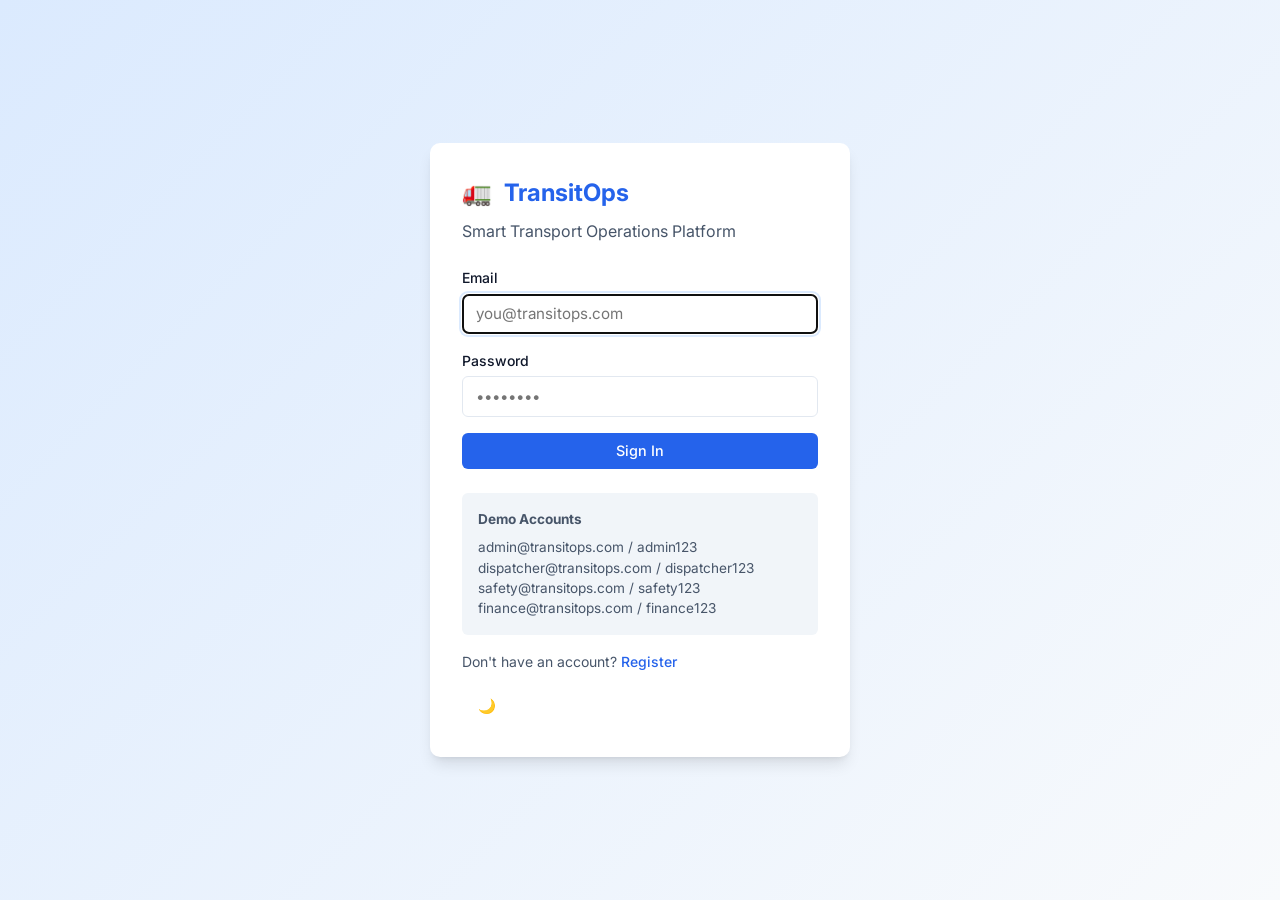
<file: frontend/index.html>
<!DOCTYPE html>
<html lang="en" data-theme="light">
<head>
  <meta charset="UTF-8">
  <meta name="viewport" content="width=device-width, initial-scale=1.0">
  <title>TransitOps — Login</title>
  <link rel="preconnect" href="https://fonts.googleapis.com">
  <link rel="preconnect" href="https://fonts.gstatic.com" crossorigin>
  <link href="https://fonts.googleapis.com/css2?family=Inter:wght@400;500;600;700&display=swap" rel="stylesheet">
  <link rel="stylesheet" href="css/style.css?v=3">
</head>
<body>
  <div class="login-page">
    <div class="login-card">
      <div class="login-logo">
        <span>🚛</span>
        <span>TransitOps</span>
      </div>
      <p class="login-subtitle">Smart Transport Operations Platform</p>

      <form id="loginForm">
        <div class="form-group">
          <label for="email">Email</label>
          <input type="email" id="email" name="email" class="form-control" placeholder="you@transitops.com" required autofocus>
        </div>

        <div class="form-group">
          <label for="password">Password</label>
          <input type="password" id="password" name="password" class="form-control" placeholder="••••••••" required>
        </div>

        <div id="loginError" class="hidden" style="color: var(--danger); font-size: 0.875rem; margin-bottom: 1rem;"></div>

        <button type="submit" class="btn btn-primary" style="width: 100%;">Sign In</button>
      </form>

      <div class="mt-3" style="background: var(--surface-2); padding: 1rem; border-radius: var(--radius-sm); font-size: 0.85rem; color: var(--text-secondary);">
        <strong>Demo Accounts</strong>
        <div class="mt-1">admin@transitops.com / admin123</div>
        <div>dispatcher@transitops.com / dispatcher123</div>
        <div>safety@transitops.com / safety123</div>
        <div>finance@transitops.com / finance123</div>
      </div>

      <div class="mt-2 text-center text-sm text-secondary">
        Don't have an account? <a href="register.html" style="color: var(--primary); font-weight: 500;">Register</a>
      </div>

      <div class="mt-2 text-center">
        <button class="btn btn-ghost" data-theme-toggle>🌙</button>
      </div>
    </div>
  </div>

  <script src="js/utils.js?v=3"></script>
  <script src="js/api-backend.js?v=3"></script>
  <script src="js/auth.js?v=3"></script>
</body>
</html>
</file>
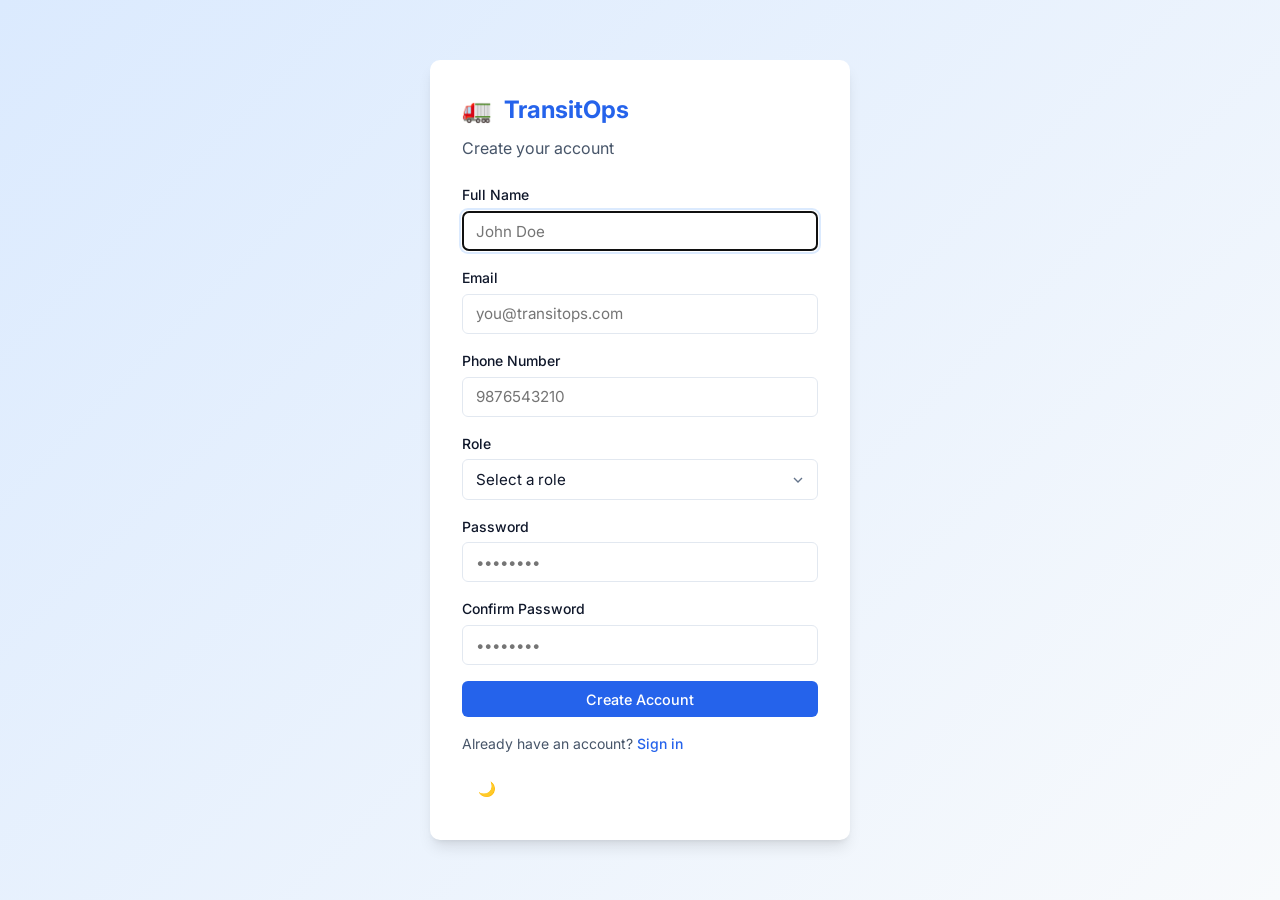
<file: frontend/register.html>
<!DOCTYPE html>
<html lang="en" data-theme="light">
<head>
  <meta charset="UTF-8">
  <meta name="viewport" content="width=device-width, initial-scale=1.0">
  <title>TransitOps — Register</title>
  <link rel="preconnect" href="https://fonts.googleapis.com">
  <link rel="preconnect" href="https://fonts.gstatic.com" crossorigin>
  <link href="https://fonts.googleapis.com/css2?family=Inter:wght@400;500;600;700&display=swap" rel="stylesheet">
  <link rel="stylesheet" href="css/style.css?v=3">
</head>
<body>
  <div class="login-page">
    <div class="login-card">
      <div class="login-logo">
        <span>🚛</span>
        <span>TransitOps</span>
      </div>
      <p class="login-subtitle">Create your account</p>

      <form id="registerForm">
        <div class="form-group">
          <label for="fullName">Full Name</label>
          <input type="text" id="fullName" name="fullName" class="form-control" placeholder="John Doe" required autofocus>
        </div>

        <div class="form-group">
          <label for="email">Email</label>
          <input type="email" id="email" name="email" class="form-control" placeholder="you@transitops.com" required>
        </div>

        <div class="form-group">
          <label for="phoneNumber">Phone Number</label>
          <input type="tel" id="phoneNumber" name="phoneNumber" class="form-control" placeholder="9876543210" required>
        </div>

        <div class="form-group">
          <label for="roleId">Role</label>
          <select id="roleId" name="roleId" class="form-control" required>
            <option value="">Select a role</option>
          </select>
        </div>

        <div class="form-group">
          <label for="password">Password</label>
          <input type="password" id="password" name="password" class="form-control" placeholder="••••••••" required minlength="6">
        </div>

        <div class="form-group">
          <label for="confirmPassword">Confirm Password</label>
          <input type="password" id="confirmPassword" name="confirmPassword" class="form-control" placeholder="••••••••" required>
        </div>

        <div id="registerError" class="hidden" style="color: var(--danger); font-size: 0.875rem; margin-bottom: 1rem;"></div>
        <div id="registerSuccess" class="hidden" style="color: var(--success); font-size: 0.875rem; margin-bottom: 1rem;"></div>

        <button type="submit" class="btn btn-primary" style="width: 100%;">Create Account</button>
      </form>

      <div class="mt-2 text-center text-sm text-secondary">
        Already have an account? <a href="index.html" style="color: var(--primary); font-weight: 500;">Sign in</a>
      </div>

      <div class="mt-2 text-center">
        <button class="btn btn-ghost" data-theme-toggle>🌙</button>
      </div>
    </div>
  </div>

  <script src="js/utils.js?v=3"></script>
  <script src="js/api-backend.js?v=3"></script>
  <script src="js/register.js?v=3"></script>
</body>
</html>
</file>
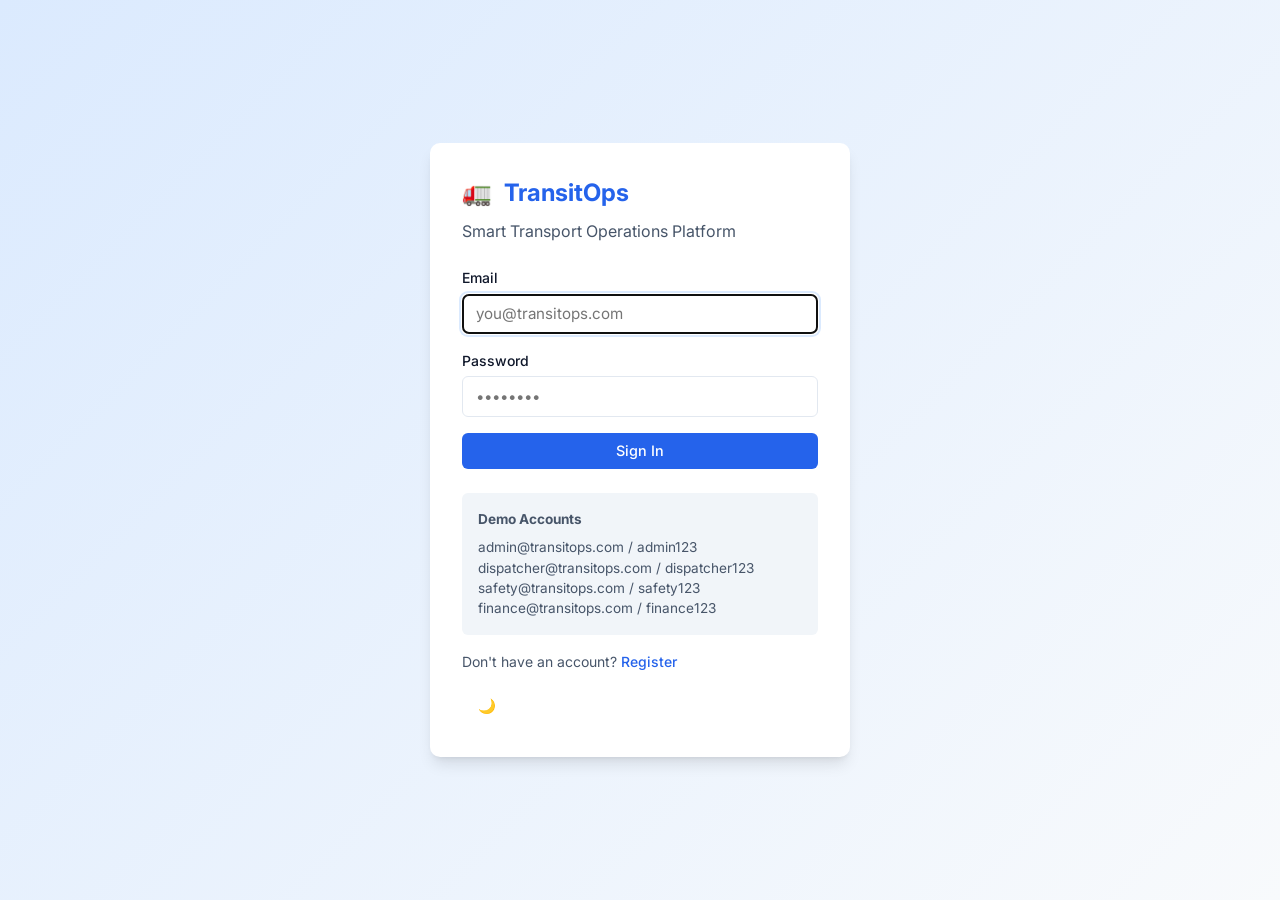
<file: frontend/pages/drivers.html>
<!DOCTYPE html>
<html lang="en" data-theme="light">
<head>
  <meta charset="UTF-8">
  <meta name="viewport" content="width=device-width, initial-scale=1.0">
  <title>Drivers — TransitOps</title>
  <link rel="preconnect" href="https://fonts.googleapis.com">
  <link rel="preconnect" href="https://fonts.gstatic.com" crossorigin>
  <link href="https://fonts.googleapis.com/css2?family=Inter:wght@400;500;600;700&display=swap" rel="stylesheet">
  <link rel="stylesheet" href="../css/style.css?v=3">
</head>
<body>
  <div class="app-shell">
    <aside class="sidebar">
      <div class="sidebar-brand">
        <span>🚛</span>
        <span>TransitOps</span>
      </div>
      <nav class="sidebar-nav">
        <a href="../dashboard.html" class="nav-item" data-module="dashboard"><span class="icon">📊</span> Dashboard</a>
        <a href="vehicles.html" class="nav-item" data-module="vehicles"><span class="icon">🚐</span> Vehicles</a>
        <a href="drivers.html" class="nav-item" data-module="drivers"><span class="icon">👤</span> Drivers</a>
        <a href="trips.html" class="nav-item" data-module="trips"><span class="icon">🛣️</span> Trips</a>
        <a href="maintenance.html" class="nav-item" data-module="maintenance"><span class="icon">🔧</span> Maintenance</a>
        <a href="expenses.html" class="nav-item" data-module="fuel"><span class="icon">💰</span> Fuel & Expenses</a>
        <a href="reports.html" class="nav-item" data-module="reports"><span class="icon">📈</span> Reports</a>
        <a href="users.html" class="nav-item" data-module="users"><span class="icon">🛡️</span> Users</a>
      </nav>
      <div class="sidebar-footer">
        <div>Fleet operations made simple.</div>
      </div>
    </aside>

    <main class="main-content">
      <header class="topbar">
        <div class="topbar-left">
          <button class="menu-toggle">☰</button>
          <h2 class="page-title">Driver Management</h2>
        </div>
        <div class="topbar-actions">
          <button class="btn btn-ghost" data-theme-toggle>🌙</button>
          <div class="user-pill">
            <div class="user-avatar"></div>
            <div>
              <div class="user-name font-semibold"></div>
              <div class="user-role text-xs text-muted"></div>
            </div>
          </div>
          <button class="btn btn-secondary btn-sm" data-logout>Logout</button>
        </div>
      </header>

      <section class="page-body" data-require-view="drivers">
        <div class="page-header">
          <div>
            <h1>Drivers</h1>
            <p class="text-secondary text-sm">Manage driver profiles and compliance</p>
          </div>
          <button class="btn btn-primary" id="btnAddDriver" data-require-edit="drivers">+ Add Driver</button>
        </div>

        <div class="toolbar">
          <div class="search-box">
            <span class="icon">🔍</span>
            <input type="text" id="searchDrivers" class="form-control" placeholder="Search by name, license, contact...">
          </div>
          <select id="filterStatus" class="form-control">
            <option value="">All Statuses</option>
            <option value="Available">Available</option>
            <option value="On Trip">On Trip</option>
            <option value="Off Duty">Off Duty</option>
            <option value="Suspended">Suspended</option>
          </select>
          <select id="filterExpiry" class="form-control">
            <option value="">All Licenses</option>
            <option value="expired">Expired</option>
            <option value="expiring">Expiring within 30 days</option>
            <option value="valid">Valid</option>
          </select>
        </div>

        <div class="card">
          <div class="table-wrap">
            <table>
              <thead>
                <tr>
                  <th>Name</th>
                  <th>License No.</th>
                  <th>Category</th>
                  <th>License Expiry</th>
                  <th>Contact</th>
                  <th>Safety Score</th>
                  <th>Status</th>
                  <th style="text-align: right;" data-require-edit="drivers">Actions</th>
                </tr>
              </thead>
              <tbody id="driversTableBody">
                <!-- rows rendered by JS -->
              </tbody>
            </table>
          </div>
        </div>
      </section>
    </main>
  </div>

  <!-- Driver Modal -->
  <div class="modal-overlay" id="driverModal">
    <div class="modal">
      <div class="modal-header">
        <div class="modal-title" id="modalTitle">Add Driver</div>
        <button class="modal-close" data-close-modal>✕</button>
      </div>
      <form id="driverForm">
        <div class="modal-body">
          <input type="hidden" name="id" id="driverId">
          <div class="form-row">
            <div class="form-group">
              <label>Full Name *</label>
              <input type="text" name="name" class="form-control" required placeholder="Alex Fernandes">
            </div>
            <div class="form-group">
              <label>License Number *</label>
              <input type="text" name="licenseNo" class="form-control" required placeholder="MH0120210001234">
            </div>
          </div>
          <div class="form-row">
            <div class="form-group">
              <label>License Category *</label>
              <select name="licenseCategory" class="form-control" required>
                <option value="">Select category</option>
                <option value="LMV">LMV</option>
                <option value="HMV">HMV</option>
                <option value="HPMV">HPMV</option>
                <option value="HTV">HTV</option>
              </select>
            </div>
            <div class="form-group">
              <label>License Expiry Date *</label>
              <input type="date" name="licenseExpiry" class="form-control" required>
            </div>
          </div>
          <div class="form-row">
            <div class="form-group">
              <label>Contact Number *</label>
              <input type="tel" name="contact" class="form-control" required placeholder="9876543210">
            </div>
            <div class="form-group">
              <label>Safety Score (0-100)</label>
              <input type="number" name="safetyScore" class="form-control" min="0" max="100" placeholder="85">
            </div>
          </div>
          <div class="form-row">
            <div class="form-group">
              <label>Status</label>
              <select name="status" class="form-control">
                <option value="Available">Available</option>
                <option value="On Trip">On Trip</option>
                <option value="Off Duty">Off Duty</option>
                <option value="Suspended">Suspended</option>
              </select>
            </div>
          </div>
        </div>
        <div class="modal-footer">
          <button type="button" class="btn btn-secondary" data-close-modal>Cancel</button>
          <button type="submit" class="btn btn-primary">Save Driver</button>
        </div>
      </form>
    </div>
  </div>

  <script src="../js/utils.js?v=3"></script>
  <script src="../js/api-backend.js?v=3"></script>
  <script src="../js/drivers.js?v=3"></script>
</body>
</html>
</file>
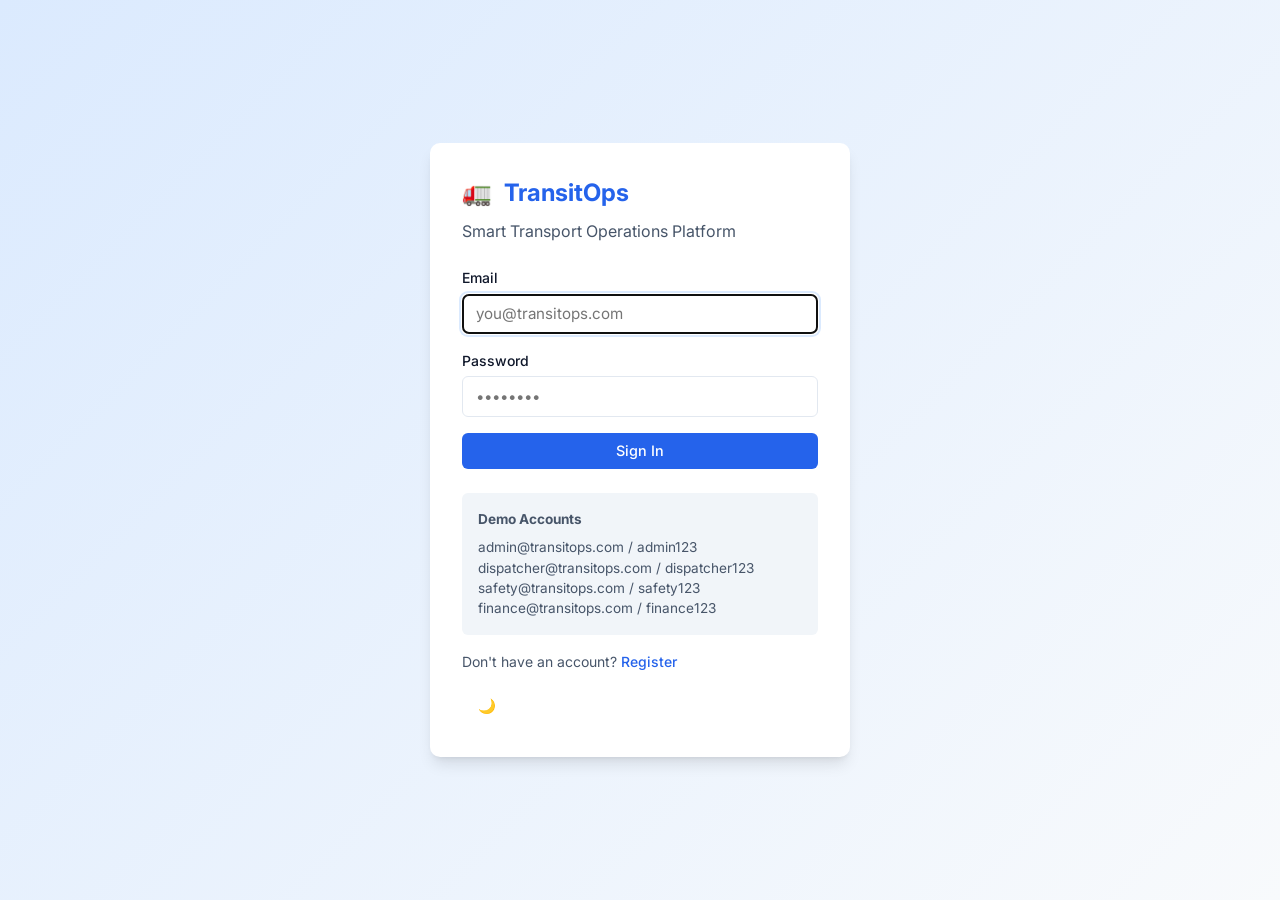
<file: frontend/pages/expenses.html>
<!DOCTYPE html>
<html lang="en" data-theme="light">
<head>
  <meta charset="UTF-8">
  <meta name="viewport" content="width=device-width, initial-scale=1.0">
  <title>Fuel & Expenses — TransitOps</title>
  <link rel="preconnect" href="https://fonts.googleapis.com">
  <link rel="preconnect" href="https://fonts.gstatic.com" crossorigin>
  <link href="https://fonts.googleapis.com/css2?family=Inter:wght@400;500;600;700&display=swap" rel="stylesheet">
  <link rel="stylesheet" href="../css/style.css?v=3">
</head>
<body>
  <div class="app-shell">
    <aside class="sidebar">
      <div class="sidebar-brand">
        <span>🚛</span>
        <span>TransitOps</span>
      </div>
      <nav class="sidebar-nav">
        <a href="../dashboard.html" class="nav-item" data-module="dashboard"><span class="icon">📊</span> Dashboard</a>
        <a href="vehicles.html" class="nav-item" data-module="vehicles"><span class="icon">🚐</span> Vehicles</a>
        <a href="drivers.html" class="nav-item" data-module="drivers"><span class="icon">👤</span> Drivers</a>
        <a href="trips.html" class="nav-item" data-module="trips"><span class="icon">🛣️</span> Trips</a>
        <a href="maintenance.html" class="nav-item" data-module="maintenance"><span class="icon">🔧</span> Maintenance</a>
        <a href="expenses.html" class="nav-item" data-module="fuel"><span class="icon">💰</span> Fuel & Expenses</a>
        <a href="reports.html" class="nav-item" data-module="reports"><span class="icon">📈</span> Reports</a>
        <a href="users.html" class="nav-item" data-module="users"><span class="icon">🛡️</span> Users</a>
      </nav>
      <div class="sidebar-footer">
        <div>Fleet operations made simple.</div>
      </div>
    </aside>

    <main class="main-content">
      <header class="topbar">
        <div class="topbar-left">
          <button class="menu-toggle">☰</button>
          <h2 class="page-title">Fuel & Expenses</h2>
        </div>
        <div class="topbar-actions">
          <button class="btn btn-ghost" data-theme-toggle>🌙</button>
          <div class="user-pill">
            <div class="user-avatar"></div>
            <div>
              <div class="user-name font-semibold"></div>
              <div class="user-role text-xs text-muted"></div>
            </div>
          </div>
          <button class="btn btn-secondary btn-sm" data-logout>Logout</button>
        </div>
      </header>

      <section class="page-body" data-require-view="fuel">
        <div class="page-header">
          <div>
            <h1>Fuel & Expenses</h1>
            <p class="text-secondary text-sm">Record fuel logs and operational expenses</p>
          </div>
          <div class="flex gap-2" data-require-edit="fuel">
            <button class="btn btn-primary" id="btnAddFuel">+ Fuel Log</button>
            <button class="btn btn-secondary" id="btnAddExpense">+ Expense</button>
          </div>
        </div>

        <div style="display: grid; grid-template-columns: 1fr 1fr; gap: 1.5rem;">
          <!-- Fuel Logs -->
          <div class="card">
            <div class="card-header">
              <div class="card-title">Fuel Logs</div>
              <div class="search-box" style="min-width: 160px;">
                <span class="icon">🔍</span>
                <input type="text" id="searchFuel" class="form-control" placeholder="Search fuel...">
              </div>
            </div>
            <div class="table-wrap">
              <table>
                <thead>
                  <tr>
                    <th>Vehicle</th>
                    <th>Date</th>
                    <th>Liters</th>
                    <th>Cost</th>
                    <th style="text-align: right;" data-require-edit="fuel">Actions</th>
                  </tr>
                </thead>
                <tbody id="fuelTableBody"></tbody>
              </table>
            </div>
          </div>

          <!-- Other Expenses -->
          <div class="card">
            <div class="card-header">
              <div class="card-title">Other Expenses</div>
              <div class="search-box" style="min-width: 160px;">
                <span class="icon">🔍</span>
                <input type="text" id="searchExpenses" class="form-control" placeholder="Search expenses...">
              </div>
            </div>
            <div class="table-wrap">
              <table>
                <thead>
                  <tr>
                    <th>Vehicle</th>
                    <th>Type</th>
                    <th>Date</th>
                    <th>Amount</th>
                    <th style="text-align: right;" data-require-edit="expenses">Actions</th>
                  </tr>
                </thead>
                <tbody id="expensesTableBody"></tbody>
              </table>
            </div>
          </div>
        </div>
      </section>
    </main>
  </div>

  <!-- Fuel Modal -->
  <div class="modal-overlay" id="fuelModal">
    <div class="modal" style="max-width: 460px;">
      <div class="modal-header">
        <div class="modal-title">Add Fuel Log</div>
        <button class="modal-close" data-close-modal>✕</button>
      </div>
      <form id="fuelForm">
        <div class="modal-body">
          <div class="form-group">
            <label>Vehicle *</label>
            <select name="vehicleId" id="fuelVehicleId" class="form-control" required></select>
          </div>
          <div class="form-row">
            <div class="form-group">
              <label>Date *</label>
              <input type="date" name="date" class="form-control" required>
            </div>
            <div class="form-group">
              <label>Odometer (km)</label>
              <input type="number" name="odometer" class="form-control" min="0" placeholder="45200">
            </div>
          </div>
          <div class="form-row">
            <div class="form-group">
              <label>Liters *</label>
              <input type="number" name="liters" class="form-control" required min="0" step="0.1" placeholder="45">
            </div>
            <div class="form-group">
              <label>Cost (₹) *</label>
              <input type="number" name="cost" class="form-control" required min="0" placeholder="4500">
            </div>
          </div>
        </div>
        <div class="modal-footer">
          <button type="button" class="btn btn-secondary" data-close-modal>Cancel</button>
          <button type="submit" class="btn btn-primary">Save Fuel Log</button>
        </div>
      </form>
    </div>
  </div>

  <!-- Expense Modal -->
  <div class="modal-overlay" id="expenseModal">
    <div class="modal" style="max-width: 460px;">
      <div class="modal-header">
        <div class="modal-title">Add Expense</div>
        <button class="modal-close" data-close-expense>✕</button>
      </div>
      <form id="expenseForm">
        <div class="modal-body">
          <div class="form-group">
            <label>Vehicle *</label>
            <select name="vehicleId" id="expenseVehicleId" class="form-control" required></select>
          </div>
          <div class="form-row">
            <div class="form-group">
              <label>Expense Type *</label>
              <select name="type" class="form-control" required>
                <option value="">Select type</option>
                <option value="Toll">Toll</option>
                <option value="Parking">Parking</option>
                <option value="Repair">Repair</option>
                <option value="Insurance">Insurance</option>
                <option value="Other">Other</option>
              </select>
            </div>
            <div class="form-group">
              <label>Date *</label>
              <input type="date" name="date" class="form-control" required>
            </div>
          </div>
          <div class="form-row">
            <div class="form-group">
              <label>Amount (₹) *</label>
              <input type="number" name="amount" class="form-control" required min="0" placeholder="850">
            </div>
          </div>
          <div class="form-group">
            <label>Description</label>
            <textarea name="description" class="form-control" rows="2" placeholder="Optional note..."></textarea>
          </div>
        </div>
        <div class="modal-footer">
          <button type="button" class="btn btn-secondary" data-close-expense>Cancel</button>
          <button type="submit" class="btn btn-primary">Save Expense</button>
        </div>
      </form>
    </div>
  </div>

  <script src="../js/utils.js?v=3"></script>
  <script src="../js/api-backend.js?v=3"></script>
  <script src="../js/expenses.js?v=3"></script>
</body>
</html>
</file>
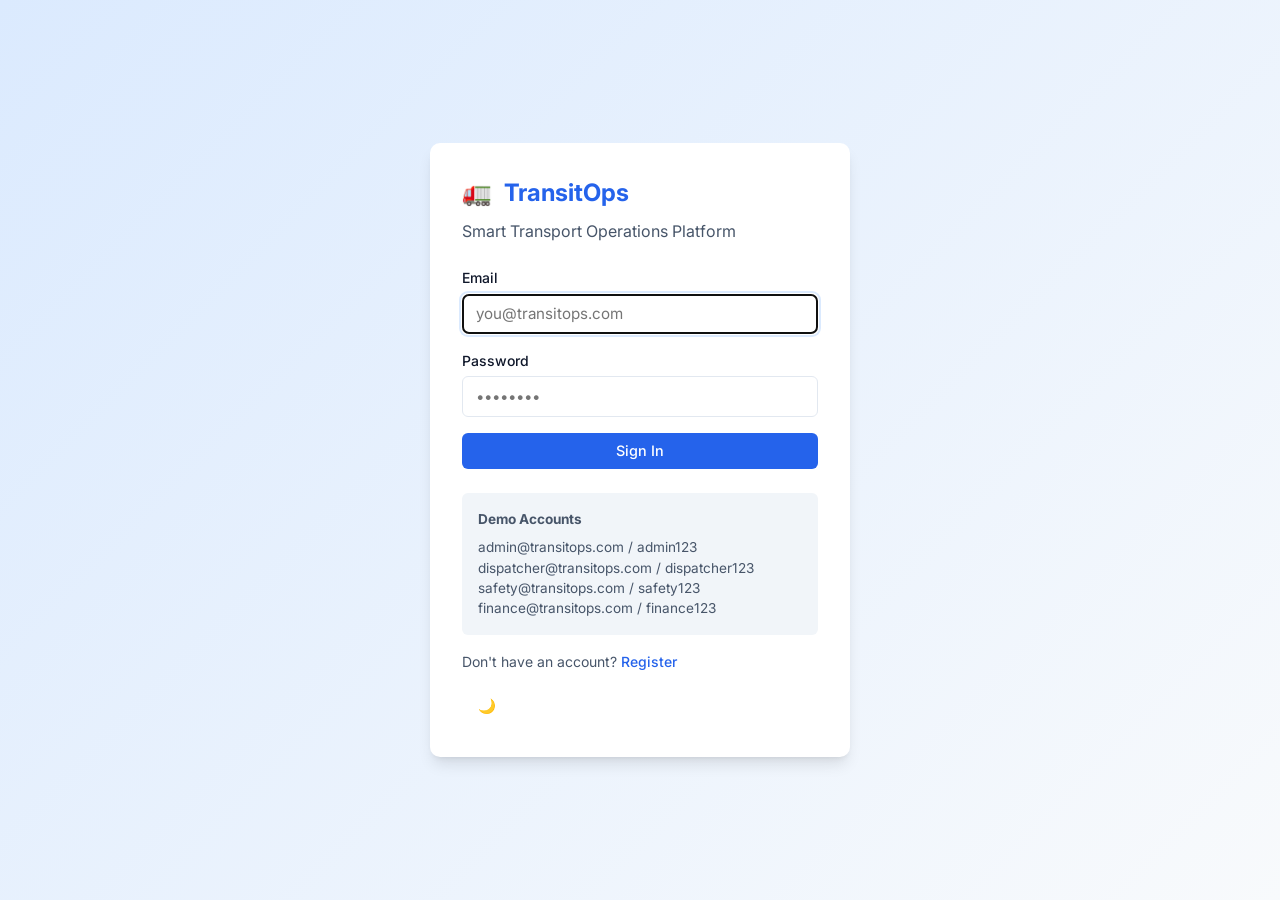
<file: frontend/pages/maintenance.html>
<!DOCTYPE html>
<html lang="en" data-theme="light">
<head>
  <meta charset="UTF-8">
  <meta name="viewport" content="width=device-width, initial-scale=1.0">
  <title>Maintenance — TransitOps</title>
  <link rel="preconnect" href="https://fonts.googleapis.com">
  <link rel="preconnect" href="https://fonts.gstatic.com" crossorigin>
  <link href="https://fonts.googleapis.com/css2?family=Inter:wght@400;500;600;700&display=swap" rel="stylesheet">
  <link rel="stylesheet" href="../css/style.css?v=3">
</head>
<body>
  <div class="app-shell">
    <aside class="sidebar">
      <div class="sidebar-brand">
        <span>🚛</span>
        <span>TransitOps</span>
      </div>
      <nav class="sidebar-nav">
        <a href="../dashboard.html" class="nav-item" data-module="dashboard"><span class="icon">📊</span> Dashboard</a>
        <a href="vehicles.html" class="nav-item" data-module="vehicles"><span class="icon">🚐</span> Vehicles</a>
        <a href="drivers.html" class="nav-item" data-module="drivers"><span class="icon">👤</span> Drivers</a>
        <a href="trips.html" class="nav-item" data-module="trips"><span class="icon">🛣️</span> Trips</a>
        <a href="maintenance.html" class="nav-item" data-module="maintenance"><span class="icon">🔧</span> Maintenance</a>
        <a href="expenses.html" class="nav-item" data-module="fuel"><span class="icon">💰</span> Fuel & Expenses</a>
        <a href="reports.html" class="nav-item" data-module="reports"><span class="icon">📈</span> Reports</a>
        <a href="users.html" class="nav-item" data-module="users"><span class="icon">🛡️</span> Users</a>
      </nav>
      <div class="sidebar-footer">
        <div>Fleet operations made simple.</div>
      </div>
    </aside>

    <main class="main-content">
      <header class="topbar">
        <div class="topbar-left">
          <button class="menu-toggle">☰</button>
          <h2 class="page-title">Maintenance</h2>
        </div>
        <div class="topbar-actions">
          <button class="btn btn-ghost" data-theme-toggle>🌙</button>
          <div class="user-pill">
            <div class="user-avatar"></div>
            <div>
              <div class="user-name font-semibold"></div>
              <div class="user-role text-xs text-muted"></div>
            </div>
          </div>
          <button class="btn btn-secondary btn-sm" data-logout>Logout</button>
        </div>
      </header>

      <section class="page-body" data-require-view="maintenance">
        <div class="page-header">
          <div>
            <h1>Maintenance Logs</h1>
            <p class="text-secondary text-sm">Track vehicle servicing and repairs</p>
          </div>
          <button class="btn btn-primary" id="btnAddMaintenance" data-require-edit="maintenance">+ Log Maintenance</button>
        </div>

        <div class="toolbar">
          <div class="search-box">
            <span class="icon">🔍</span>
            <input type="text" id="searchMaintenance" class="form-control" placeholder="Search by vehicle or type...">
          </div>
          <select id="filterStatus" class="form-control">
            <option value="">All Statuses</option>
            <option value="Open">Open</option>
            <option value="Closed">Closed</option>
          </select>
        </div>

        <div class="card">
          <div class="table-wrap">
            <table>
              <thead>
                <tr>
                  <th>Vehicle</th>
                  <th>Maintenance Type</th>
                  <th>Description</th>
                  <th>Start Date</th>
                  <th>End Date</th>
                  <th>Cost</th>
                  <th>Status</th>
                  <th style="text-align: right;" data-require-edit="maintenance">Actions</th>
                </tr>
              </thead>
              <tbody id="maintenanceTableBody">
                <!-- rows rendered by JS -->
              </tbody>
            </table>
          </div>
        </div>
      </section>
    </main>
  </div>

  <!-- Maintenance Modal -->
  <div class="modal-overlay" id="maintenanceModal">
    <div class="modal">
      <div class="modal-header">
        <div class="modal-title">Log Maintenance</div>
        <button class="modal-close" data-close-modal>✕</button>
      </div>
      <form id="maintenanceForm">
        <div class="modal-body">
          <div class="form-row">
            <div class="form-group">
              <label>Vehicle *</label>
              <select name="vehicleId" id="maintVehicleId" class="form-control" required>
                <option value="">Select vehicle</option>
              </select>
            </div>
            <div class="form-group">
              <label>Maintenance Type *</label>
              <input type="text" name="type" class="form-control" required placeholder="Oil Change">
            </div>
          </div>
          <div class="form-row">
            <div class="form-group">
              <label>Start Date *</label>
              <input type="date" name="startDate" class="form-control" required>
            </div>
            <div class="form-group">
              <label>Cost (₹)</label>
              <input type="number" name="cost" class="form-control" min="0" placeholder="4500">
            </div>
          </div>
          <div class="form-group">
            <label>Description</label>
            <textarea name="description" class="form-control" rows="3" placeholder="Details about the maintenance work..."></textarea>
          </div>
        </div>
        <div class="modal-footer">
          <button type="button" class="btn btn-secondary" data-close-modal>Cancel</button>
          <button type="submit" class="btn btn-primary">Log Maintenance</button>
        </div>
      </form>
    </div>
  </div>

  <script src="../js/utils.js?v=3"></script>
  <script src="../js/api-backend.js?v=3"></script>
  <script src="../js/maintenance.js?v=3"></script>
</body>
</html>
</file>
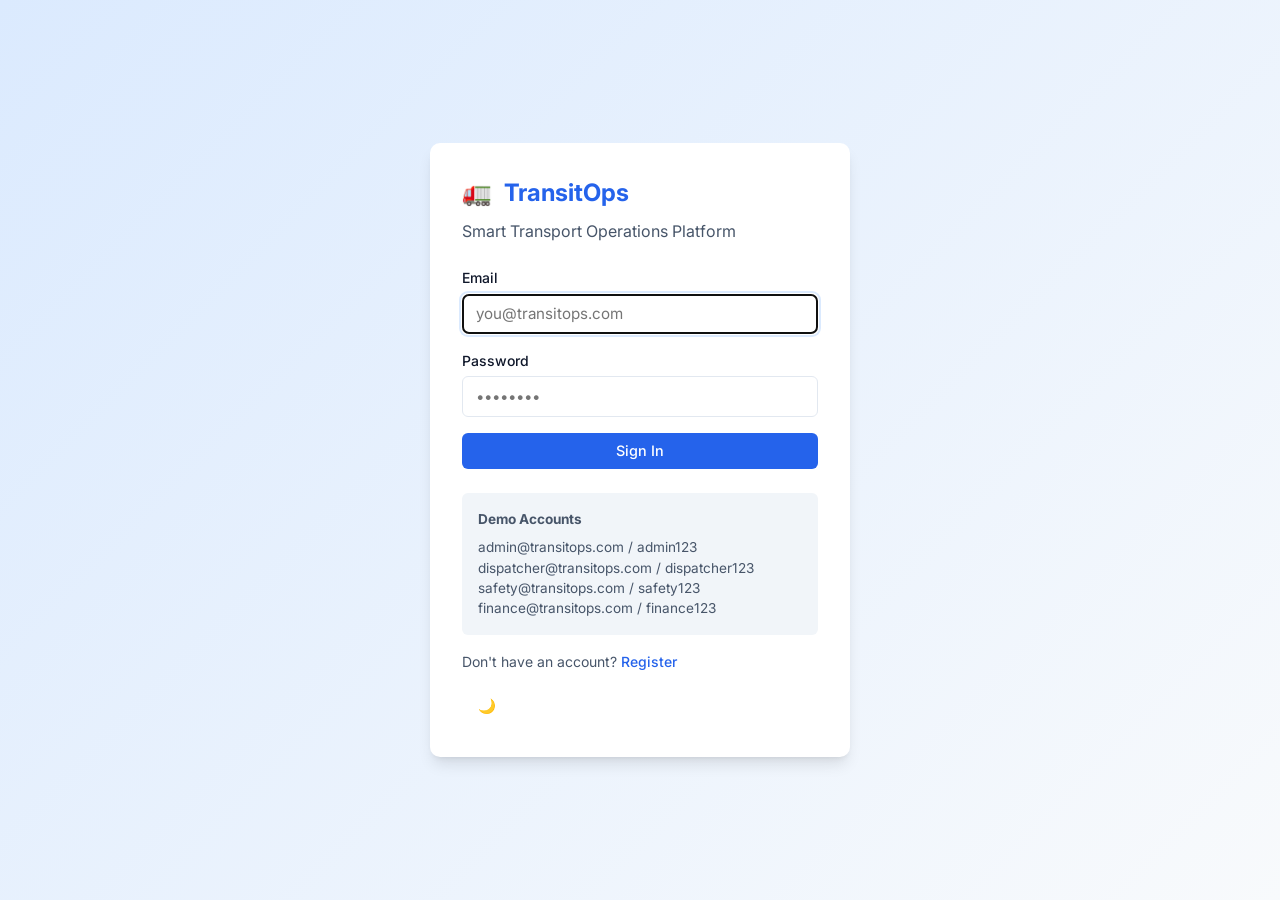
<file: frontend/pages/reports.html>
<!DOCTYPE html>
<html lang="en" data-theme="light">
<head>
  <meta charset="UTF-8">
  <meta name="viewport" content="width=device-width, initial-scale=1.0">
  <title>Reports — TransitOps</title>
  <link rel="preconnect" href="https://fonts.googleapis.com">
  <link rel="preconnect" href="https://fonts.gstatic.com" crossorigin>
  <link href="https://fonts.googleapis.com/css2?family=Inter:wght@400;500;600;700&display=swap" rel="stylesheet">
  <link rel="stylesheet" href="../css/style.css?v=3">
</head>
<body>
  <div class="app-shell">
    <aside class="sidebar">
      <div class="sidebar-brand">
        <span>🚛</span>
        <span>TransitOps</span>
      </div>
      <nav class="sidebar-nav">
        <a href="../dashboard.html" class="nav-item" data-module="dashboard"><span class="icon">📊</span> Dashboard</a>
        <a href="vehicles.html" class="nav-item" data-module="vehicles"><span class="icon">🚐</span> Vehicles</a>
        <a href="drivers.html" class="nav-item" data-module="drivers"><span class="icon">👤</span> Drivers</a>
        <a href="trips.html" class="nav-item" data-module="trips"><span class="icon">🛣️</span> Trips</a>
        <a href="maintenance.html" class="nav-item" data-module="maintenance"><span class="icon">🔧</span> Maintenance</a>
        <a href="expenses.html" class="nav-item" data-module="fuel"><span class="icon">💰</span> Fuel & Expenses</a>
        <a href="reports.html" class="nav-item" data-module="reports"><span class="icon">📈</span> Reports</a>
        <a href="users.html" class="nav-item" data-module="users"><span class="icon">🛡️</span> Users</a>
      </nav>
      <div class="sidebar-footer">
        <div>Fleet operations made simple.</div>
      </div>
    </aside>

    <main class="main-content">
      <header class="topbar">
        <div class="topbar-left">
          <button class="menu-toggle">☰</button>
          <h2 class="page-title">Reports</h2>
        </div>
        <div class="topbar-actions">
          <button class="btn btn-ghost" data-theme-toggle>🌙</button>
          <div class="user-pill">
            <div class="user-avatar"></div>
            <div>
              <div class="user-name font-semibold"></div>
              <div class="user-role text-xs text-muted"></div>
            </div>
          </div>
          <button class="btn btn-secondary btn-sm" data-logout>Logout</button>
        </div>
      </header>

      <section class="page-body" data-require-view="reports">
        <div class="page-header">
          <div>
            <h1>Reports & Analytics</h1>
            <p class="text-secondary text-sm">Operational cost, efficiency, and ROI by vehicle</p>
          </div>
          <button class="btn btn-secondary" id="btnExportCsv" data-require-edit="reports">⬇ Export CSV</button>
        </div>

        <div class="kpi-grid" id="reportKpis">
          <!-- rendered by JS -->
        </div>

        <div class="mt-3">
          <div class="card">
            <div class="card-header">
              <div class="card-title">Vehicle Cost & Efficiency Report</div>
              <div class="search-box" style="min-width: 220px;">
                <span class="icon">🔍</span>
                <input type="text" id="searchReport" class="form-control" placeholder="Search vehicle...">
              </div>
            </div>
            <div class="table-wrap">
              <table>
                <thead>
                  <tr>
                    <th>Vehicle</th>
                    <th>Reg. No.</th>
                    <th>Distance (km)</th>
                    <th>Fuel Cost</th>
                    <th>Maintenance</th>
                    <th>Other Exp.</th>
                    <th>Total Cost</th>
                    <th>Efficiency (km/L)</th>
                    <th>ROI (%)</th>
                  </tr>
                </thead>
                <tbody id="reportTableBody">
                  <!-- rows rendered by JS -->
                </tbody>
              </table>
            </div>
          </div>
        </div>
      </section>
    </main>
  </div>

  <script src="../js/utils.js?v=3"></script>
  <script src="../js/api-backend.js?v=3"></script>
  <script src="../js/reports.js?v=3"></script>
</body>
</html>
</file>
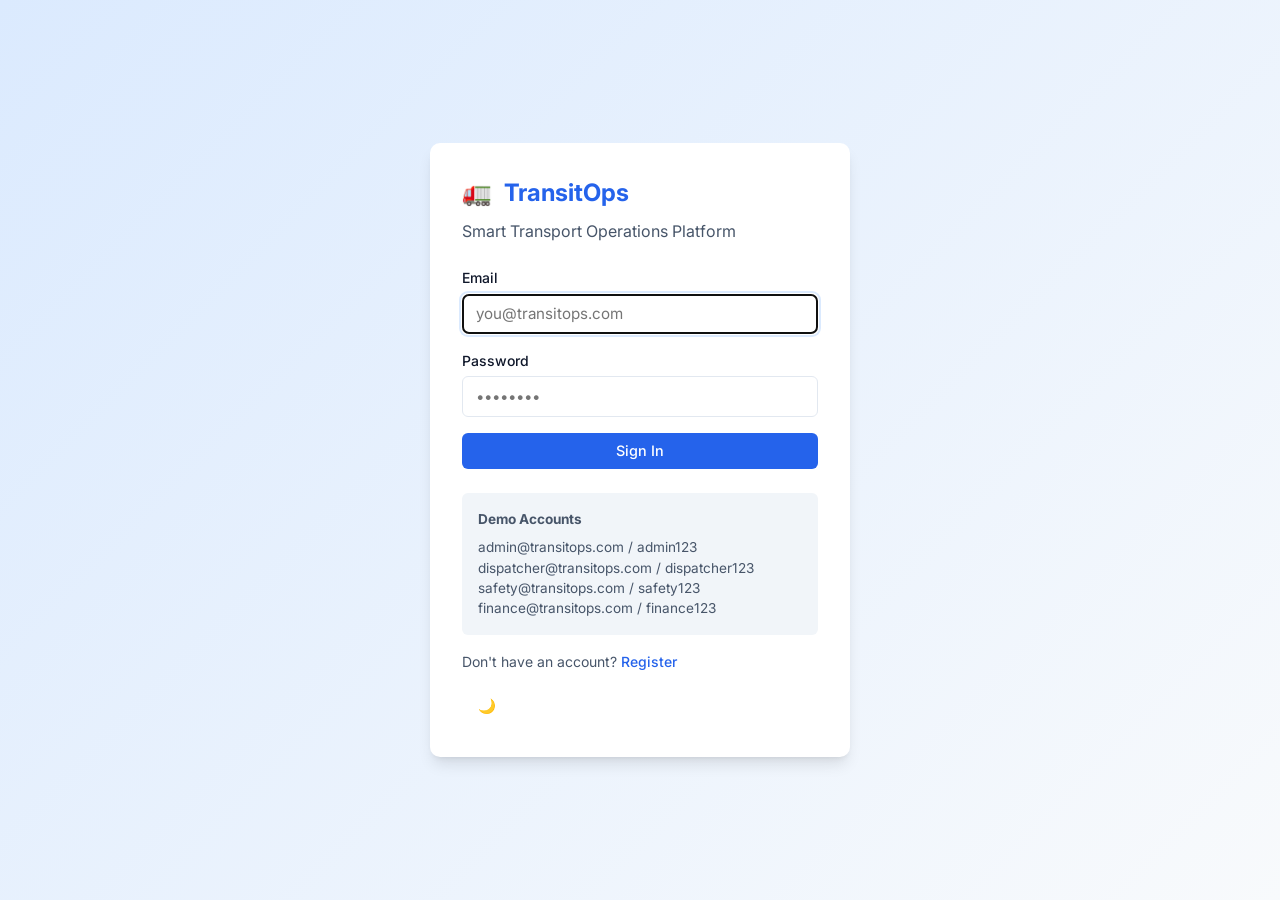
<file: frontend/pages/trips.html>
<!DOCTYPE html>
<html lang="en" data-theme="light">
<head>
  <meta charset="UTF-8">
  <meta name="viewport" content="width=device-width, initial-scale=1.0">
  <title>Trips — TransitOps</title>
  <link rel="preconnect" href="https://fonts.googleapis.com">
  <link rel="preconnect" href="https://fonts.gstatic.com" crossorigin>
  <link href="https://fonts.googleapis.com/css2?family=Inter:wght@400;500;600;700&display=swap" rel="stylesheet">
  <link rel="stylesheet" href="../css/style.css?v=3">
</head>
<body>
  <div class="app-shell">
    <aside class="sidebar">
      <div class="sidebar-brand">
        <span>🚛</span>
        <span>TransitOps</span>
      </div>
      <nav class="sidebar-nav">
        <a href="../dashboard.html" class="nav-item" data-module="dashboard"><span class="icon">📊</span> Dashboard</a>
        <a href="vehicles.html" class="nav-item" data-module="vehicles"><span class="icon">🚐</span> Vehicles</a>
        <a href="drivers.html" class="nav-item" data-module="drivers"><span class="icon">👤</span> Drivers</a>
        <a href="trips.html" class="nav-item" data-module="trips"><span class="icon">🛣️</span> Trips</a>
        <a href="maintenance.html" class="nav-item" data-module="maintenance"><span class="icon">🔧</span> Maintenance</a>
        <a href="expenses.html" class="nav-item" data-module="fuel"><span class="icon">💰</span> Fuel & Expenses</a>
        <a href="reports.html" class="nav-item" data-module="reports"><span class="icon">📈</span> Reports</a>
        <a href="users.html" class="nav-item" data-module="users"><span class="icon">🛡️</span> Users</a>
      </nav>
      <div class="sidebar-footer">
        <div>Fleet operations made simple.</div>
      </div>
    </aside>

    <main class="main-content">
      <header class="topbar">
        <div class="topbar-left">
          <button class="menu-toggle">☰</button>
          <h2 class="page-title">Trip Management</h2>
        </div>
        <div class="topbar-actions">
          <button class="btn btn-ghost" data-theme-toggle>🌙</button>
          <div class="user-pill">
            <div class="user-avatar"></div>
            <div>
              <div class="user-name font-semibold"></div>
              <div class="user-role text-xs text-muted"></div>
            </div>
          </div>
          <button class="btn btn-secondary btn-sm" data-logout>Logout</button>
        </div>
      </header>

      <section class="page-body" data-require-view="trips">
        <div class="page-header">
          <div>
            <h1>Trips</h1>
            <p class="text-secondary text-sm">Plan, dispatch, and complete trips</p>
          </div>
          <button class="btn btn-primary" id="btnAddTrip" data-require-edit="trips">+ Create Trip</button>
        </div>

        <div class="toolbar">
          <div class="search-box">
            <span class="icon">🔍</span>
            <input type="text" id="searchTrips" class="form-control" placeholder="Search by route, vehicle, driver...">
          </div>
          <select id="filterStatus" class="form-control">
            <option value="">All Statuses</option>
            <option value="Draft">Draft</option>
            <option value="Dispatched">Dispatched</option>
            <option value="Completed">Completed</option>
            <option value="Cancelled">Cancelled</option>
          </select>
        </div>

        <div class="card">
          <div class="table-wrap">
            <table>
              <thead>
                <tr>
                  <th>Source → Destination</th>
                  <th>Vehicle</th>
                  <th>Driver</th>
                  <th>Cargo (kg)</th>
                  <th>Distance (km)</th>
                  <th>Status</th>
                  <th>Created</th>
                  <th style="text-align: right;" data-require-edit="trips">Actions</th>
                </tr>
              </thead>
              <tbody id="tripsTableBody">
                <!-- rows rendered by JS -->
              </tbody>
            </table>
          </div>
        </div>
      </section>
    </main>
  </div>

  <!-- Create/Edit Trip Modal -->
  <div class="modal-overlay" id="tripModal">
    <div class="modal">
      <div class="modal-header">
        <div class="modal-title" id="modalTitle">Create Trip</div>
        <button class="modal-close" data-close-modal>✕</button>
      </div>
      <form id="tripForm">
        <div class="modal-body">
          <input type="hidden" name="id" id="tripId">
          <div class="form-row">
            <div class="form-group">
              <label>Source *</label>
              <input type="text" name="source" class="form-control" required placeholder="Pune">
            </div>
            <div class="form-group">
              <label>Destination *</label>
              <input type="text" name="destination" class="form-control" required placeholder="Mumbai">
            </div>
          </div>
          <div class="form-row">
            <div class="form-group">
              <label>Vehicle *</label>
              <select name="vehicleId" id="tripVehicleId" class="form-control" required>
                <option value="">Select available vehicle</option>
              </select>
            </div>
            <div class="form-group">
              <label>Driver *</label>
              <select name="driverId" id="tripDriverId" class="form-control" required>
                <option value="">Select available driver</option>
              </select>
            </div>
          </div>
          <div class="form-row">
            <div class="form-group">
              <label>Cargo Weight (kg) *</label>
              <input type="number" name="cargoWeight" id="tripCargoWeight" class="form-control" required min="1" placeholder="450">
            </div>
            <div class="form-group">
              <label>Planned Distance (km) *</label>
              <input type="number" name="plannedDistance" class="form-control" required min="1" placeholder="150">
            </div>
          </div>
          <div id="capacityHint" class="text-sm" style="color: var(--text-secondary);"></div>
        </div>
        <div class="modal-footer">
          <button type="button" class="btn btn-secondary" data-close-modal>Cancel</button>
          <button type="submit" class="btn btn-primary">Save Draft</button>
        </div>
      </form>
    </div>
  </div>

  <!-- Complete Trip Modal -->
  <div class="modal-overlay" id="completeModal">
    <div class="modal" style="max-width: 420px;">
      <div class="modal-header">
        <div class="modal-title">Complete Trip</div>
        <button class="modal-close" data-close-complete>✕</button>
      </div>
      <form id="completeForm">
        <div class="modal-body">
          <input type="hidden" name="tripId" id="completeTripId">
          <div class="form-group">
            <label>Actual Distance (km)</label>
            <input type="number" name="actualDistance" class="form-control" required min="0" placeholder="152">
          </div>
          <div class="form-group">
            <label>Fuel Consumed (liters)</label>
            <input type="number" name="fuelConsumed" class="form-control" required min="0" step="0.1" placeholder="18">
          </div>
          <div class="form-group">
            <label>Final Odometer (km)</label>
            <input type="number" name="finalOdometer" class="form-control" required min="0" placeholder="45352">
          </div>
        </div>
        <div class="modal-footer">
          <button type="button" class="btn btn-secondary" data-close-complete>Cancel</button>
          <button type="submit" class="btn btn-success">Complete Trip</button>
        </div>
      </form>
    </div>
  </div>

  <script src="../js/utils.js?v=3"></script>
  <script src="../js/api-backend.js?v=3"></script>
  <script src="../js/trips.js?v=3"></script>
</body>
</html>
</file>
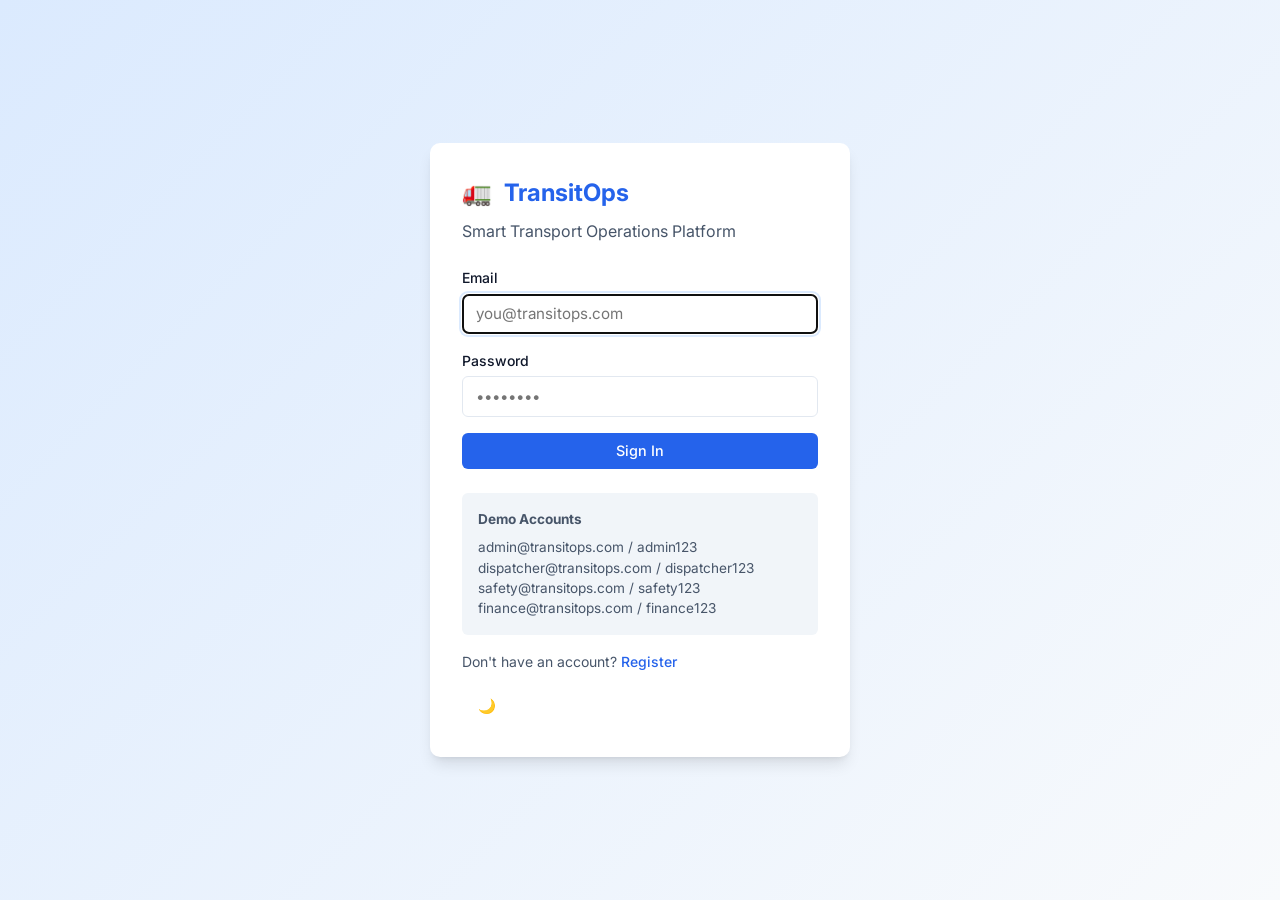
<file: frontend/pages/users.html>
<!DOCTYPE html>
<html lang="en" data-theme="light">
<head>
  <meta charset="UTF-8">
  <meta name="viewport" content="width=device-width, initial-scale=1.0">
  <title>Users — TransitOps</title>
  <link rel="preconnect" href="https://fonts.googleapis.com">
  <link rel="preconnect" href="https://fonts.gstatic.com" crossorigin>
  <link href="https://fonts.googleapis.com/css2?family=Inter:wght@400;500;600;700&display=swap" rel="stylesheet">
  <link rel="stylesheet" href="../css/style.css?v=3">
</head>
<body>
  <div class="app-shell">
    <aside class="sidebar">
      <div class="sidebar-brand">
        <span>🚛</span>
        <span>TransitOps</span>
      </div>
      <nav class="sidebar-nav">
        <a href="../dashboard.html" class="nav-item" data-module="dashboard"><span class="icon">📊</span> Dashboard</a>
        <a href="vehicles.html" class="nav-item" data-module="vehicles"><span class="icon">🚐</span> Vehicles</a>
        <a href="drivers.html" class="nav-item" data-module="drivers"><span class="icon">👤</span> Drivers</a>
        <a href="trips.html" class="nav-item" data-module="trips"><span class="icon">🛣️</span> Trips</a>
        <a href="maintenance.html" class="nav-item" data-module="maintenance"><span class="icon">🔧</span> Maintenance</a>
        <a href="expenses.html" class="nav-item" data-module="fuel"><span class="icon">💰</span> Fuel & Expenses</a>
        <a href="reports.html" class="nav-item" data-module="reports"><span class="icon">📈</span> Reports</a>
        <a href="users.html" class="nav-item" data-module="users"><span class="icon">🛡️</span> Users</a>
      </nav>
      <div class="sidebar-footer">
        <div>Fleet operations made simple.</div>
      </div>
    </aside>

    <main class="main-content">
      <header class="topbar">
        <div class="topbar-left">
          <button class="menu-toggle">☰</button>
          <h2 class="page-title">User Management</h2>
        </div>
        <div class="topbar-actions">
          <button class="btn btn-ghost" data-theme-toggle>🌙</button>
          <div class="user-pill">
            <div class="user-avatar"></div>
            <div>
              <div class="user-name font-semibold"></div>
              <div class="user-role text-xs text-muted"></div>
            </div>
          </div>
          <button class="btn btn-secondary btn-sm" data-logout>Logout</button>
        </div>
      </header>

      <section class="page-body" data-require-view="users">
        <div class="page-header">
          <div>
            <h1>Users</h1>
            <p class="text-secondary text-sm">Manage platform users and roles</p>
          </div>
          <button class="btn btn-primary" id="btnAddUser" data-require-edit="users">+ Add User</button>
        </div>

        <div class="toolbar">
          <div class="search-box">
            <span class="icon">🔍</span>
            <input type="text" id="searchUsers" class="form-control" placeholder="Search by name, email, role...">
          </div>
          <select id="filterRole" class="form-control">
            <option value="">All Roles</option>
          </select>
          <select id="filterActive" class="form-control">
            <option value="">All Statuses</option>
            <option value="true">Active</option>
            <option value="false">Inactive</option>
          </select>
        </div>

        <div class="card">
          <div class="table-wrap">
            <table>
              <thead>
                <tr>
                  <th>Name</th>
                  <th>Email</th>
                  <th>Phone</th>
                  <th>Role</th>
                  <th>Status</th>
                  <th style="text-align: right;" data-require-edit="users">Actions</th>
                </tr>
              </thead>
              <tbody id="usersTableBody">
                <!-- rows rendered by JS -->
              </tbody>
            </table>
          </div>
        </div>
      </section>
    </main>
  </div>

  <!-- User Modal -->
  <div class="modal-overlay" id="userModal">
    <div class="modal">
      <div class="modal-header">
        <div class="modal-title" id="modalTitle">Add User</div>
        <button class="modal-close" data-close-modal>✕</button>
      </div>
      <form id="userForm">
        <div class="modal-body">
          <input type="hidden" name="id" id="userId">
          <div class="form-row">
            <div class="form-group">
              <label>Full Name *</label>
              <input type="text" name="name" class="form-control" required placeholder="John Doe">
            </div>
            <div class="form-group">
              <label>Email *</label>
              <input type="email" name="email" class="form-control" required placeholder="john@transitops.com">
            </div>
          </div>
          <div class="form-row">
            <div class="form-group">
              <label>Phone Number</label>
              <input type="tel" name="phoneNumber" class="form-control" placeholder="9876543210">
            </div>
            <div class="form-group">
              <label>Role *</label>
              <select name="roleId" id="userRoleId" class="form-control" required>
                <option value="">Select role</option>
              </select>
            </div>
          </div>
          <div class="form-row">
            <div class="form-group">
              <label>Password *</label>
              <input type="password" name="password" id="userPassword" class="form-control" required minlength="6" placeholder="••••••••">
            </div>
            <div class="form-group">
              <label>Active</label>
              <select name="isActive" class="form-control">
                <option value="true">Yes</option>
                <option value="false">No</option>
              </select>
            </div>
          </div>
        </div>
        <div class="modal-footer">
          <button type="button" class="btn btn-secondary" data-close-modal>Cancel</button>
          <button type="submit" class="btn btn-primary">Save User</button>
        </div>
      </form>
    </div>
  </div>

  <script src="../js/utils.js?v=3"></script>
  <script src="../js/api-backend.js?v=3"></script>
  <script src="../js/users.js?v=3"></script>
</body>
</html>
</file>
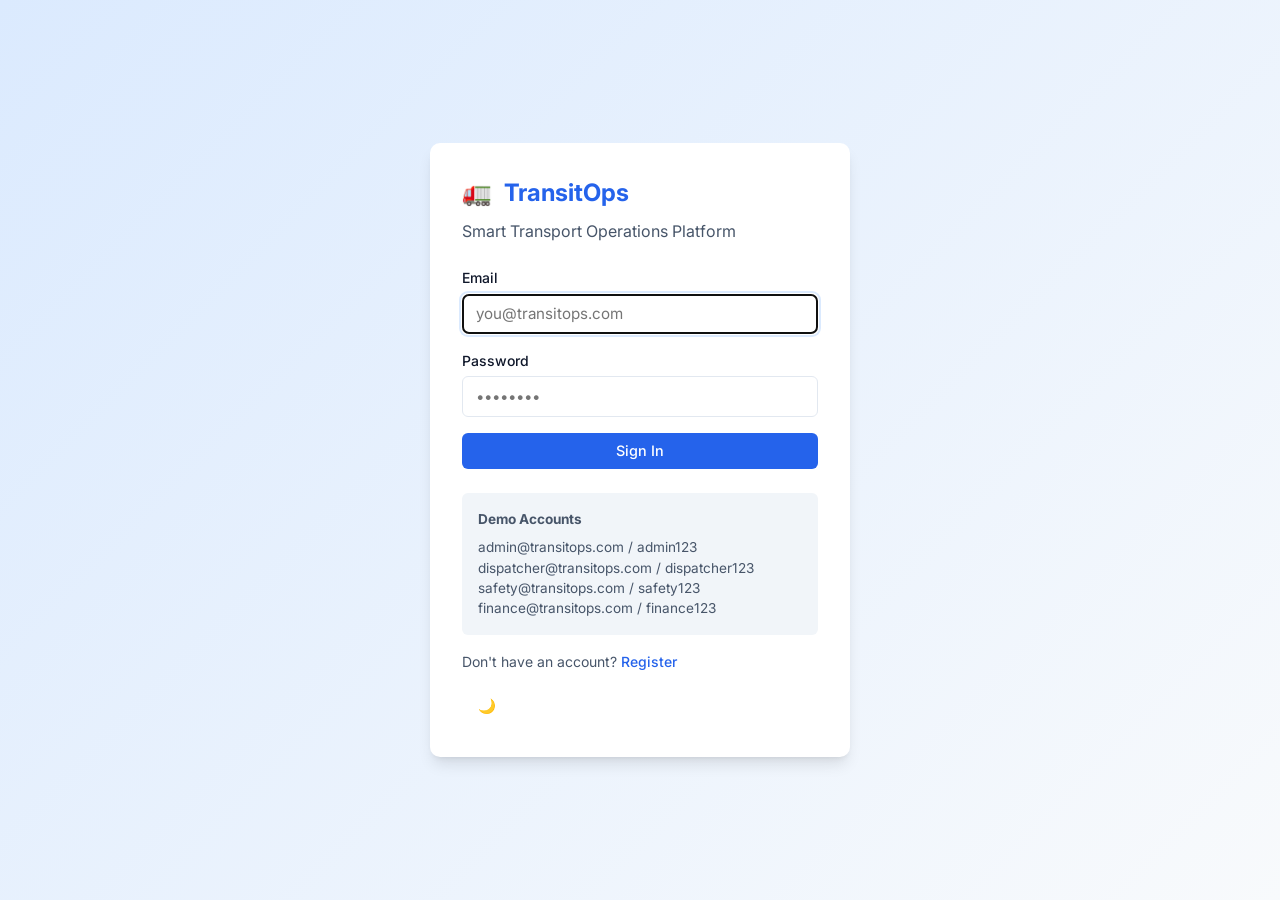
<file: frontend/pages/vehicles.html>
<!DOCTYPE html>
<html lang="en" data-theme="light">
<head>
  <meta charset="UTF-8">
  <meta name="viewport" content="width=device-width, initial-scale=1.0">
  <title>Vehicles — TransitOps</title>
  <link rel="preconnect" href="https://fonts.googleapis.com">
  <link rel="preconnect" href="https://fonts.gstatic.com" crossorigin>
  <link href="https://fonts.googleapis.com/css2?family=Inter:wght@400;500;600;700&display=swap" rel="stylesheet">
  <link rel="stylesheet" href="../css/style.css?v=3">
</head>
<body>
  <div class="app-shell">
    <aside class="sidebar">
      <div class="sidebar-brand">
        <span>🚛</span>
        <span>TransitOps</span>
      </div>
      <nav class="sidebar-nav">
        <a href="../dashboard.html" class="nav-item" data-module="dashboard"><span class="icon">📊</span> Dashboard</a>
        <a href="vehicles.html" class="nav-item" data-module="vehicles"><span class="icon">🚐</span> Vehicles</a>
        <a href="drivers.html" class="nav-item" data-module="drivers"><span class="icon">👤</span> Drivers</a>
        <a href="trips.html" class="nav-item" data-module="trips"><span class="icon">🛣️</span> Trips</a>
        <a href="maintenance.html" class="nav-item" data-module="maintenance"><span class="icon">🔧</span> Maintenance</a>
        <a href="expenses.html" class="nav-item" data-module="fuel"><span class="icon">💰</span> Fuel & Expenses</a>
        <a href="reports.html" class="nav-item" data-module="reports"><span class="icon">📈</span> Reports</a>
        <a href="users.html" class="nav-item" data-module="users"><span class="icon">🛡️</span> Users</a>
      </nav>
      <div class="sidebar-footer">
        <div>Fleet operations made simple.</div>
      </div>
    </aside>

    <main class="main-content">
      <header class="topbar">
        <div class="topbar-left">
          <button class="menu-toggle">☰</button>
          <h2 class="page-title">Vehicle Registry</h2>
        </div>
        <div class="topbar-actions">
          <button class="btn btn-ghost" data-theme-toggle>🌙</button>
          <div class="user-pill">
            <div class="user-avatar"></div>
            <div>
              <div class="user-name font-semibold"></div>
              <div class="user-role text-xs text-muted"></div>
            </div>
          </div>
          <button class="btn btn-secondary btn-sm" data-logout>Logout</button>
        </div>
      </header>

      <section class="page-body" data-require-view="vehicles">
        <div class="page-header">
          <div>
            <h1>Vehicles</h1>
            <p class="text-secondary text-sm">Manage your fleet assets</p>
          </div>
          <button class="btn btn-primary" id="btnAddVehicle" data-require-edit="vehicles">+ Add Vehicle</button>
        </div>

        <div class="toolbar">
          <div class="search-box">
            <span class="icon">🔍</span>
            <input type="text" id="searchVehicles" class="form-control" placeholder="Search by name, reg no, type...">
          </div>
          <select id="filterStatus" class="form-control">
            <option value="">All Statuses</option>
            <option value="Available">Available</option>
            <option value="On Trip">On Trip</option>
            <option value="In Shop">In Shop</option>
            <option value="Retired">Retired</option>
          </select>
          <select id="filterType" class="form-control">
            <option value="">All Types</option>
            <option value="Truck">Truck</option>
            <option value="Mini Truck">Mini Truck</option>
            <option value="Pickup">Pickup</option>
            <option value="Trailer">Trailer</option>
          </select>
        </div>

        <div class="card">
          <div class="table-wrap">
            <table>
              <thead>
                <tr>
                  <th>Reg. No.</th>
                  <th>Name / Model</th>
                  <th>Type</th>
                  <th>Capacity (kg)</th>
                  <th>Odometer</th>
                  <th>Acquisition Cost</th>
                  <th>Region</th>
                  <th>Status</th>
                  <th style="text-align: right;" data-require-edit="vehicles">Actions</th>
                </tr>
              </thead>
              <tbody id="vehiclesTableBody">
                <!-- rows rendered by JS -->
              </tbody>
            </table>
          </div>
        </div>
      </section>
    </main>
  </div>

  <!-- Vehicle Modal -->
  <div class="modal-overlay" id="vehicleModal">
    <div class="modal">
      <div class="modal-header">
        <div class="modal-title" id="modalTitle">Add Vehicle</div>
        <button class="modal-close" data-close-modal>✕</button>
      </div>
      <form id="vehicleForm">
        <div class="modal-body">
          <input type="hidden" name="id" id="vehicleId">
          <div class="form-row">
            <div class="form-group">
              <label>Registration Number *</label>
              <input type="text" name="regNo" class="form-control" required placeholder="MH12AB1234">
            </div>
            <div class="form-group">
              <label>Vehicle Name / Model *</label>
              <input type="text" name="name" class="form-control" required placeholder="Tata Ace">
            </div>
          </div>
          <div class="form-row">
            <div class="form-group">
              <label>Type *</label>
              <select name="type" class="form-control" required>
                <option value="">Select type</option>
                <option value="Truck">Truck</option>
                <option value="Mini Truck">Mini Truck</option>
                <option value="Pickup">Pickup</option>
                <option value="Trailer">Trailer</option>
                <option value="Van">Van</option>
              </select>
            </div>
            <div class="form-group">
              <label>Max Load Capacity (kg) *</label>
              <input type="number" name="capacity" class="form-control" required min="1" placeholder="750">
            </div>
          </div>
          <div class="form-row">
            <div class="form-group">
              <label>Odometer (km) *</label>
              <input type="number" name="odometer" class="form-control" required min="0" placeholder="0">
            </div>
            <div class="form-group">
              <label>Acquisition Cost (₹) *</label>
              <input type="number" name="acquisitionCost" class="form-control" required min="0" placeholder="650000">
            </div>
          </div>
          <div class="form-row">
            <div class="form-group">
              <label>Region</label>
              <input type="text" name="region" class="form-control" placeholder="Pune">
            </div>
            <div class="form-group">
              <label>Status</label>
              <select name="status" class="form-control">
                <option value="Available">Available</option>
                <option value="On Trip">On Trip</option>
                <option value="In Shop">In Shop</option>
                <option value="Retired">Retired</option>
              </select>
            </div>
          </div>
        </div>
        <div class="modal-footer">
          <button type="button" class="btn btn-secondary" data-close-modal>Cancel</button>
          <button type="submit" class="btn btn-primary">Save Vehicle</button>
        </div>
      </form>
    </div>
  </div>

  <script src="../js/utils.js?v=3"></script>
  <script src="../js/api-backend.js?v=3"></script>
  <script src="../js/vehicles.js?v=3"></script>
</body>
</html>
</file>
<file: frontend/css/style.css>
:root {
  --primary: #2563eb;
  --primary-dark: #1d4ed8;
  --primary-light: #dbeafe;
  --secondary: #0f172a;
  --success: #16a34a;
  --success-light: #dcfce7;
  --warning: #d97706;
  --warning-light: #fef3c7;
  --danger: #dc2626;
  --danger-light: #fee2e2;
  --info: #0891b2;
  --info-light: #cffafe;

  --bg: #f8fafc;
  --surface: #ffffff;
  --surface-2: #f1f5f9;
  --text: #0f172a;
  --text-secondary: #475569;
  --text-muted: #94a3b8;
  --border: #e2e8f0;
  --shadow: 0 4px 6px -1px rgb(0 0 0 / 0.1), 0 2px 4px -2px rgb(0 0 0 / 0.1);
  --shadow-lg: 0 10px 15px -3px rgb(0 0 0 / 0.1), 0 4px 6px -4px rgb(0 0 0 / 0.1);

  --radius: 10px;
  --radius-sm: 6px;
  --sidebar-width: 260px;
  --topbar-height: 64px;

  --font: 'Inter', system-ui, -apple-system, BlinkMacSystemFont, 'Segoe UI', Roboto, sans-serif;
}

[data-theme="dark"] {
  --bg: #0f172a;
  --surface: #1e293b;
  --surface-2: #334155;
  --text: #f1f5f9;
  --text-secondary: #cbd5e1;
  --text-muted: #64748b;
  --border: #334155;
  --shadow: 0 4px 6px -1px rgb(0 0 0 / 0.4);
  --shadow-lg: 0 10px 15px -3px rgb(0 0 0 / 0.5);
  --primary-light: #1e3a8a;
}

* {
  margin: 0;
  padding: 0;
  box-sizing: border-box;
}

html {
  scroll-behavior: smooth;
}

body {
  font-family: var(--font);
  background: var(--bg);
  color: var(--text);
  line-height: 1.5;
  min-height: 100vh;
}

a {
  color: inherit;
  text-decoration: none;
}

button {
  font-family: inherit;
  cursor: pointer;
  border: none;
  outline: none;
}

input, select, textarea {
  font-family: inherit;
  font-size: 0.95rem;
}

/* Utility classes */
.container {
  width: 100%;
  max-width: 1400px;
  margin: 0 auto;
  padding: 0 1.25rem;
}

.flex {
  display: flex;
}

.items-center {
  align-items: center;
}

.justify-between {
  justify-content: space-between;
}

.gap-1 { gap: 0.5rem; }
.gap-2 { gap: 1rem; }
.gap-3 { gap: 1.5rem; }

.mt-1 { margin-top: 0.5rem; }
.mt-2 { margin-top: 1rem; }
.mt-3 { margin-top: 1.5rem; }
.mb-1 { margin-bottom: 0.5rem; }
.mb-2 { margin-bottom: 1rem; }

.text-secondary { color: var(--text-secondary); }
.text-muted { color: var(--text-muted); }
.text-sm { font-size: 0.875rem; }
.text-xs { font-size: 0.75rem; }
.font-semibold { font-weight: 600; }
.font-bold { font-weight: 700; }

.hidden { display: none !important; }

/* Buttons */
.btn {
  display: inline-flex;
  align-items: center;
  justify-content: center;
  gap: 0.5rem;
  padding: 0.6rem 1rem;
  border-radius: var(--radius-sm);
  font-weight: 500;
  font-size: 0.9rem;
  transition: all 0.15s ease;
  white-space: nowrap;
}

.btn-primary {
  background: var(--primary);
  color: #fff;
}
.btn-primary:hover { background: var(--primary-dark); }

.btn-secondary {
  background: var(--surface-2);
  color: var(--text);
  border: 1px solid var(--border);
}
.btn-secondary:hover { background: var(--border); }

.btn-success {
  background: var(--success);
  color: #fff;
}
.btn-success:hover { filter: brightness(0.95); }

.btn-danger {
  background: var(--danger);
  color: #fff;
}
.btn-danger:hover { filter: brightness(0.95); }

.btn-warning {
  background: var(--warning);
  color: #fff;
}

.btn-ghost {
  background: transparent;
  color: var(--text-secondary);
}
.btn-ghost:hover { background: var(--surface-2); }

.btn-sm {
  padding: 0.35rem 0.7rem;
  font-size: 0.8rem;
}

.btn:disabled {
  opacity: 0.6;
  cursor: not-allowed;
}

/* Form elements */
.form-group {
  margin-bottom: 1rem;
}

.form-group label {
  display: block;
  font-size: 0.875rem;
  font-weight: 500;
  margin-bottom: 0.35rem;
  color: var(--text);
}

.form-control {
  width: 100%;
  padding: 0.6rem 0.8rem;
  border: 1px solid var(--border);
  border-radius: var(--radius-sm);
  background: var(--surface);
  color: var(--text);
  transition: border-color 0.15s, box-shadow 0.15s;
}

.form-control:focus {
  border-color: var(--primary);
  box-shadow: 0 0 0 3px var(--primary-light);
}

.form-control:disabled {
  background: var(--surface-2);
  opacity: 0.7;
}

select.form-control {
  appearance: none;
  background-image: url("data:image/svg+xml,%3Csvg xmlns='http://www.w3.org/2000/svg' width='16' height='16' viewBox='0 0 24 24' fill='none' stroke='%2364748b' stroke-width='2'%3E%3Cpath d='m6 9 6 6 6-6'/%3E%3C/svg%3E");
  background-repeat: no-repeat;
  background-position: right 0.7rem center;
  padding-right: 2.2rem;
}

.form-row {
  display: grid;
  grid-template-columns: repeat(auto-fit, minmax(220px, 1fr));
  gap: 1rem;
}

/* Cards */
.card {
  background: var(--surface);
  border: 1px solid var(--border);
  border-radius: var(--radius);
  box-shadow: var(--shadow);
  padding: 1.25rem;
}

.card-header {
  display: flex;
  align-items: center;
  justify-content: space-between;
  margin-bottom: 1rem;
  gap: 1rem;
  flex-wrap: wrap;
}

.card-title {
  font-size: 1.1rem;
  font-weight: 600;
}

/* Tables */
.table-wrap {
  overflow-x: auto;
  border-radius: var(--radius-sm);
  border: 1px solid var(--border);
}

table {
  width: 100%;
  border-collapse: collapse;
  font-size: 0.9rem;
}

thead {
  background: var(--surface-2);
}

th, td {
  padding: 0.85rem 1rem;
  text-align: left;
  border-bottom: 1px solid var(--border);
  white-space: nowrap;
}

th {
  font-weight: 600;
  font-size: 0.8rem;
  text-transform: uppercase;
  letter-spacing: 0.03em;
  color: var(--text-secondary);
}

tbody tr:hover {
  background: var(--surface-2);
}

tbody tr:last-child td {
  border-bottom: none;
}

/* Status badges */
.badge {
  display: inline-flex;
  align-items: center;
  gap: 0.35rem;
  padding: 0.25rem 0.65rem;
  border-radius: 9999px;
  font-size: 0.75rem;
  font-weight: 600;
}

.badge-available, .badge-completed { background: var(--success-light); color: var(--success); }
.badge-on-trip, .badge-dispatched { background: var(--primary-light); color: var(--primary-dark); }
.badge-in-shop, .badge-pending { background: var(--warning-light); color: var(--warning); }
.badge-retired, .badge-cancelled, .badge-suspended { background: var(--danger-light); color: var(--danger); }
.badge-off-duty, .badge-draft { background: var(--surface-2); color: var(--text-secondary); }

/* KPI cards */
.kpi-grid {
  display: grid;
  grid-template-columns: repeat(auto-fit, minmax(200px, 1fr));
  gap: 1rem;
}

.kpi-card {
  background: var(--surface);
  border: 1px solid var(--border);
  border-radius: var(--radius);
  padding: 1.25rem;
  box-shadow: var(--shadow);
  display: flex;
  flex-direction: column;
  gap: 0.5rem;
}

.kpi-label {
  font-size: 0.85rem;
  color: var(--text-secondary);
  font-weight: 500;
}

.kpi-value {
  font-size: 1.75rem;
  font-weight: 700;
}

.kpi-icon {
  width: 40px;
  height: 40px;
  border-radius: var(--radius-sm);
  display: flex;
  align-items: center;
  justify-content: center;
  font-size: 1.2rem;
}

/* Layout: login */
.login-page {
  display: grid;
  place-items: center;
  min-height: 100vh;
  background: linear-gradient(135deg, var(--primary-light) 0%, var(--bg) 100%);
  padding: 1rem;
}

.login-card {
  width: 100%;
  max-width: 420px;
  background: var(--surface);
  border-radius: var(--radius);
  box-shadow: var(--shadow-lg);
  padding: 2rem;
}

.login-logo {
  display: flex;
  align-items: center;
  gap: 0.75rem;
  margin-bottom: 0.5rem;
  font-size: 1.5rem;
  font-weight: 700;
  color: var(--primary);
}

.login-subtitle {
  color: var(--text-secondary);
  margin-bottom: 1.5rem;
}

/* Layout: app */
.app-shell {
  display: flex;
  min-height: 100vh;
}

.sidebar {
  width: var(--sidebar-width);
  background: var(--surface);
  border-right: 1px solid var(--border);
  display: flex;
  flex-direction: column;
  position: fixed;
  top: 0;
  left: 0;
  bottom: 0;
  z-index: 100;
  transition: transform 0.2s ease;
}

.sidebar-brand {
  height: var(--topbar-height);
  display: flex;
  align-items: center;
  gap: 0.75rem;
  padding: 0 1.25rem;
  font-size: 1.15rem;
  font-weight: 700;
  color: var(--primary);
  border-bottom: 1px solid var(--border);
}

.sidebar-nav {
  flex: 1;
  padding: 1rem 0.75rem;
  overflow-y: auto;
}

.nav-item {
  display: flex;
  align-items: center;
  gap: 0.75rem;
  padding: 0.7rem 0.9rem;
  border-radius: var(--radius-sm);
  color: var(--text-secondary);
  font-weight: 500;
  font-size: 0.9rem;
  transition: background 0.15s, color 0.15s;
}

.nav-item:hover {
  background: var(--surface-2);
  color: var(--text);
}

.nav-item.active {
  background: var(--primary-light);
  color: var(--primary-dark);
}

.nav-item .icon {
  width: 22px;
  text-align: center;
}

.sidebar-footer {
  padding: 1rem 1.25rem;
  border-top: 1px solid var(--border);
  font-size: 0.8rem;
  color: var(--text-muted);
}

.main-content {
  flex: 1;
  margin-left: var(--sidebar-width);
  display: flex;
  flex-direction: column;
  min-height: 100vh;
}

.topbar {
  height: var(--topbar-height);
  background: var(--surface);
  border-bottom: 1px solid var(--border);
  display: flex;
  align-items: center;
  justify-content: space-between;
  padding: 0 1.5rem;
  position: sticky;
  top: 0;
  z-index: 90;
}

.topbar-left {
  display: flex;
  align-items: center;
  gap: 1rem;
}

.menu-toggle {
  display: none;
  background: none;
  font-size: 1.25rem;
  color: var(--text);
  padding: 0.35rem;
  border-radius: var(--radius-sm);
}

.menu-toggle:hover {
  background: var(--surface-2);
}

.page-title {
  font-size: 1.25rem;
  font-weight: 700;
}

.topbar-actions {
  display: flex;
  align-items: center;
  gap: 0.75rem;
}

.user-pill {
  display: flex;
  align-items: center;
  gap: 0.6rem;
  padding: 0.4rem 0.8rem;
  background: var(--surface-2);
  border-radius: 9999px;
  font-size: 0.85rem;
  font-weight: 500;
}

.user-avatar {
  width: 28px;
  height: 28px;
  border-radius: 50%;
  background: var(--primary);
  color: #fff;
  display: grid;
  place-items: center;
  font-size: 0.75rem;
  font-weight: 700;
}

.page-body {
  flex: 1;
  padding: 1.5rem;
}

.page-header {
  display: flex;
  align-items: center;
  justify-content: space-between;
  margin-bottom: 1.5rem;
  gap: 1rem;
  flex-wrap: wrap;
}

.page-header h1 {
  font-size: 1.5rem;
  font-weight: 700;
}

/* Toolbar */
.toolbar {
  display: flex;
  align-items: center;
  gap: 0.75rem;
  flex-wrap: wrap;
  margin-bottom: 1.25rem;
}

.toolbar .form-control {
  width: auto;
  min-width: 180px;
}

.search-box {
  position: relative;
  min-width: 260px;
}

.search-box input {
  padding-left: 2.2rem;
}

.search-box .icon {
  position: absolute;
  left: 0.75rem;
  top: 50%;
  transform: translateY(-50%);
  color: var(--text-muted);
}

/* Modal */
.modal-overlay {
  position: fixed;
  inset: 0;
  background: rgba(15, 23, 42, 0.5);
  display: grid;
  place-items: center;
  z-index: 200;
  padding: 1rem;
  opacity: 0;
  visibility: hidden;
  transition: opacity 0.2s, visibility 0.2s;
}

.modal-overlay.open {
  opacity: 1;
  visibility: visible;
}

.modal {
  background: var(--surface);
  border-radius: var(--radius);
  box-shadow: var(--shadow-lg);
  width: 100%;
  max-width: 560px;
  max-height: 90vh;
  overflow: hidden;
  display: flex;
  flex-direction: column;
  transform: translateY(10px);
  transition: transform 0.2s;
}

.modal-overlay.open .modal {
  transform: translateY(0);
}

.modal-header {
  padding: 1.25rem;
  border-bottom: 1px solid var(--border);
  display: flex;
  align-items: center;
  justify-content: space-between;
}

.modal-title {
  font-size: 1.1rem;
  font-weight: 700;
}

.modal-close {
  background: none;
  font-size: 1.25rem;
  color: var(--text-muted);
  line-height: 1;
}

.modal-close:hover { color: var(--text); }

.modal-body {
  padding: 1.25rem;
  overflow-y: auto;
}

.modal-footer {
  padding: 1rem 1.25rem;
  border-top: 1px solid var(--border);
  display: flex;
  justify-content: flex-end;
  gap: 0.75rem;
}

/* Toast notifications */
.toast-container {
  position: fixed;
  top: 1rem;
  right: 1rem;
  z-index: 300;
  display: flex;
  flex-direction: column;
  gap: 0.5rem;
}

.toast {
  min-width: 280px;
  max-width: 380px;
  padding: 1rem;
  border-radius: var(--radius-sm);
  background: var(--surface);
  color: var(--text);
  box-shadow: var(--shadow-lg);
  border-left: 4px solid var(--primary);
  animation: slideIn 0.25s ease;
}

.toast.success { border-left-color: var(--success); }
.toast.error { border-left-color: var(--danger); }
.toast.warning { border-left-color: var(--warning); }

@keyframes slideIn {
  from { transform: translateX(100%); opacity: 0; }
  to { transform: translateX(0); opacity: 1; }
}

/* Empty state */
.empty-state {
  text-align: center;
  padding: 3rem 1rem;
  color: var(--text-secondary);
}

.empty-state .icon {
  font-size: 2.5rem;
  margin-bottom: 0.75rem;
  opacity: 0.5;
}

/* Stats / charts placeholder */
.chart-placeholder {
  height: 280px;
  background: var(--surface-2);
  border-radius: var(--radius-sm);
  display: grid;
  place-items: center;
  color: var(--text-muted);
  border: 1px dashed var(--border);
}

/* Responsive */
@media (max-width: 1024px) {
  .sidebar {
    transform: translateX(-100%);
  }
  .sidebar.open {
    transform: translateX(0);
  }
  .main-content {
    margin-left: 0;
  }
  .menu-toggle {
    display: block;
  }
  .kpi-grid {
    grid-template-columns: repeat(auto-fit, minmax(160px, 1fr));
  }
}

@media (max-width: 640px) {
  .toolbar {
    flex-direction: column;
    align-items: stretch;
  }
  .toolbar .form-control,
  .search-box {
    width: 100%;
    min-width: unset;
  }
  .page-header {
    flex-direction: column;
    align-items: flex-start;
  }
  th, td {
    padding: 0.7rem 0.75rem;
  }
}
</file>
